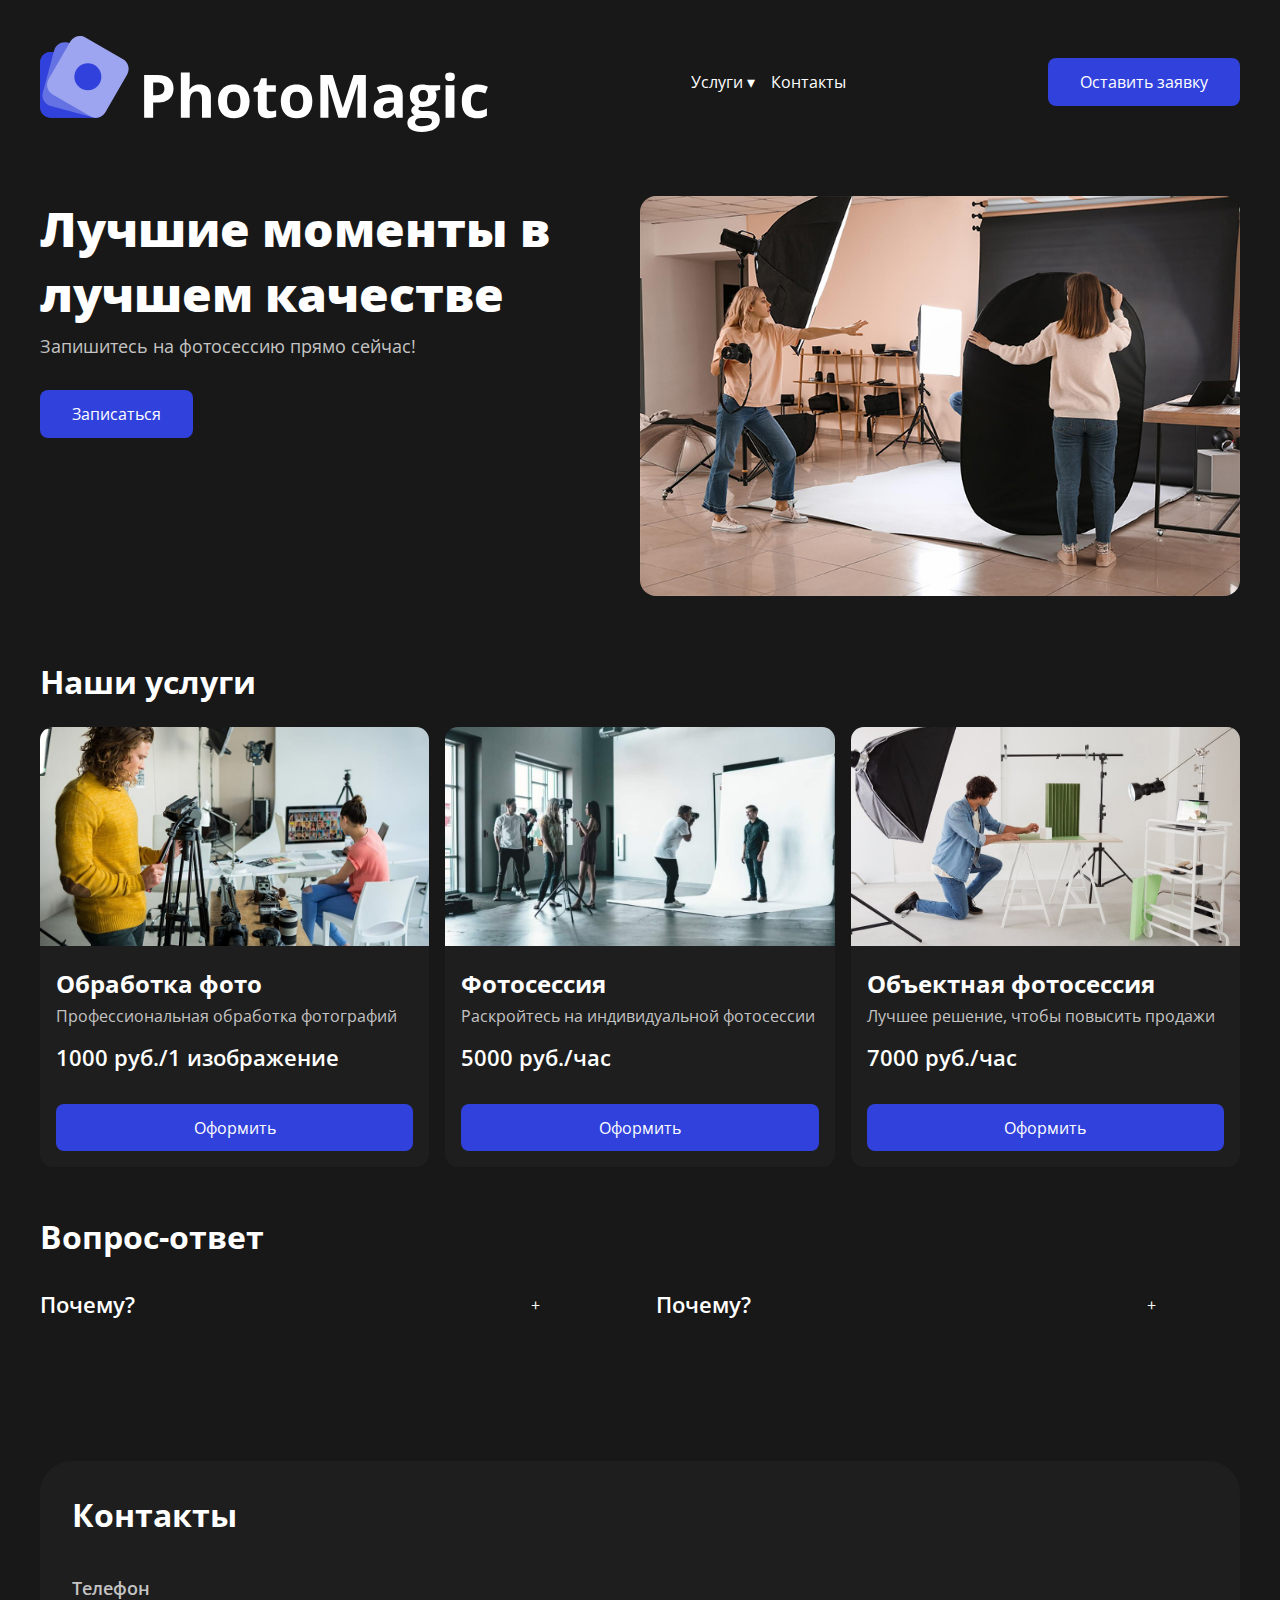
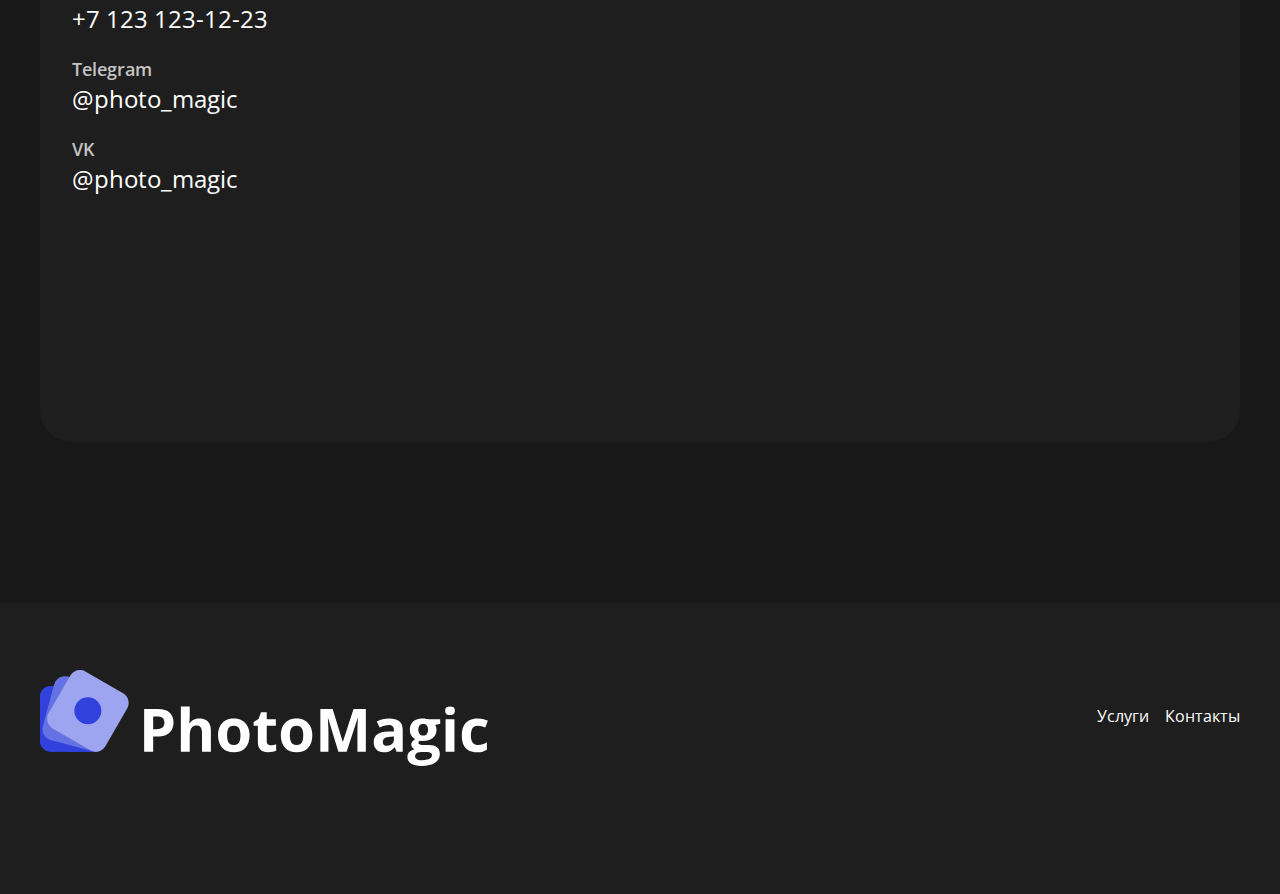
<file: 2dp__srez/index.html>
<!DOCTYPE html> 
<html lang="en"> 
<head> 
  <meta charset="UTF-8"> 
  <meta name="viewport" content="width=device-width, initial-scale=1.0"> 
  <link rel="stylesheet" href="./assets/css/style.css"> 
  <script src="./assets/js/main.js" defer></script> 
  <title>Srez</title> 
</head> 
<body> 
  <header> 
    <div class="container header__content"> 
      <img src="./assets/images/logotype/logotype.svg" alt="logotype" class="logotype"> 
      <nav> 
        <ul class="header_menu"> 
          <li> 
            <div class="link_expand"> 
              <ul class="link_expand__content"> 
                <li><a href="">Фотосессия</a></li> 
                <li><a href="">Обработка фото</a></li> 
                <li><a href="">Объектная фотосессия</a></li> 
              </ul> 
              <a href="">Услуги <span class="link_expand__arrow">&#x25BE;</span></a> 
            </div> 
          </li> 
          <li><a href="">Контакты</a></li> 
        </ul> 
      </nav> 
      <button onclick="openModal()">Оставить заявку</button> 
    </div> 
  </header> 
 
  <!-- Контент страницы --> 
  <section class="card"> 
    <div class="container card__content"> 
      <div class="card__text"> 
        <h1 class="card__headline">Лучшие моменты в лучшем качестве</h1> 
        <p class="card__description">Запишитесь на фотосессию прямо сейчас!</p> 
        <button onclick="openModal()">Записаться</button> 
      </div> 
      <img src="./assets/images/card/card-image.jpg" alt="card" class="card__image"> 
    </div> 
  </section> 

  <section class="services">
    <div class="container">
      <h2 class="headline">Наши услуги</h2>
      <div class="services__wrapper">
        <article class="service">
          <img class="service__cover" src="./assets/images/services/2.jpg" alt="card image">
          <div class="service__content">
            <p class="service__title">Обработка фото</p>
            <p class="service__description">Профессиональная обработка фотографий</p>
            <p class="service__price">1000 руб./1 изображение</p>
            <button class="service__button">
              Оформить
            </button>
          </div>
        </article>
        <article class="service">
          <img class="service__cover" src="./assets/images/services/1.jpeg" alt="card image">
          <div class="service__content">
            <p class="service__title">Фотосессия</p>
            <p class="service__description">Раскройтесь на индивидуальной фотосессии</p>
            <p class="service__price">5000 руб./час</p>
            <button class="service__button">
              Оформить
            </button>
          </div>
        </article>
        <article class="service">
          <img class="service__cover" src="./assets/images/services/3.jpg" alt="card image">
          <div class="service__content">
            <p class="service__title">Объектная фотосессия</p>
            <p class="service__description">Лучшее решение, чтобы повысить продажи</p>
            <p class="service__price">7000 руб./час</p>
            <button class="service__button">
              Оформить
            </button>
          </div>
        </article>
      </div>
    </div>
  </section>
 
  <section class="faq"> 
    <div class="container"> 
      <h2 class="headline">Вопрос-ответ</h2> 
      <div class="faq__container"> 
        <div class="accordion"> 
          <div class="accordion__trigger" onclick="toggleAccordion(this)"> 
            <p class="accordion__title">Почему?</p> 
            <p class="accordion__icon">&#43;</p> 
          </div> 
          <div class="accordion__content"> 
            <p>Потому что</p> 
          </div> 
        </div> 
        <div class="accordion"> 
          <div class="accordion__trigger" onclick="toggleAccordion(this)"> 
            <p class="accordion__title">Почему?</p> 
            <p class="accordion__icon">&#43;</p> 
          </div> 
          <div class="accordion__content"> 
            <p>Потому что</p> 
          </div> 
        </div> 
      </div> 
    </div> 
  </section> 
 
  <section class="contacts">
<div class="container contacts__content">
      <h2 class="headline">Контакты</h2>
      <div class="contacts__info_map">
        <ul class="contacts__wrapper">
          <li>
            <p class="contact__name">
              Телефон
            </p>
            <p class="contact__value">
              +7 123 123-12-23
            </p>
          </li>
          <li>
            <p class="contact__name">
              Telegram
            </p>
            <p class="contact__value">
              @photo_magic
            </p>
          </li>
          <li>
            <p class="contact__name">
              VK
            </p>
            <p class="contact__value">
              @photo_magic
            </p>
          </li>
        </ul>
        <iframe
          src="https://www.google.com/maps/embed?pb=!1m18!1m12!1m3!1d1121.2441865147005!2d49.17913835515897!3d55.80212146487734!2m3!1f0!2f0!3f0!3m2!1i1024!2i768!4f13.1!3m3!1m2!1s0x415eb281ef8e4d65%3A0x5b12cc06fe4a5dfe!2z0JrQsNC30LDQvdGB0LrQuNC5INGC0LXRhdC90LjQutGD0Lwg0LjQvdGE0L7RgNC80LDRhtC40L7QvdC90YvRhSDRgtC10YXQvdC-0LvQvtCz0LjQuSDQuCDRgdCy0Y_Qt9C4!5e0!3m2!1sru!2sru!4v1733303837402!5m2!1sru!2sru"
          class="contacts__map" style="border:0;" allowfullscreen="" loading="lazy"
          referrerpolicy="no-referrer-when-downgrade"></iframe>
      </div>
    </div>
  </section>

  
  <footer> 
    <div class="container footer__content"> 
      <img src="./assets/images/logotype/logotype.svg" alt="logotype" class="logotype"> 
      <nav> 
        <ul class="header_menu"> 
          <li><a href="">Услуги</a></li> 
          <li><a href="">Контакты</a></li> 
        </ul> 
      </nav> 
    </div> 
  </footer> 
 
  <!-- Модальное окно --> 
  <dialog id="make_request"> 
    <span class="close" onclick="closeModal()">X</span> 
    <h2 class="headline">Записаться на фотосессию</h2> 
    <form id="requestForm" class="make_request_form"> 
      <input type="email" name="email" placeholder="E-mail" required> 
      <button type="submit">Отправить заявку</button> 
    </form> 
  </dialog> 
</body> 
</html>
</file>
<file: 2dp__srez/assets/css/style.css>
@font-face {
  font-family: "OpenSans";
  src: url('../fonts/OpenSans-Variable.ttf');
}

* {
  margin: 0;
  padding: 0;
  box-sizing: border-box;
  text-decoration: none;
  font-family: "OpenSans";
  color: #ffffff;
}

a {
  transition: 0.5s ease-out;
}
a:hover {
  text-decoration: underline;
}

body {
  background: #181818;
}

button {
  font-size: 1rem;
  background: #3142dc;
  color: #fff;
  border: none;
  padding: 0.8rem 2rem;
  border-radius: 0.5rem;
  transition: 0.4s ease-out;
}

button:hover {
  background: #5d6ade;
  transition: 0.1s ease-out;
}

button:active {
  background: #858dd6;
}

.container {
  max-width: 1200px;
  width: 100%;
  margin: 0 auto;
}

header {
  padding: 2rem 0;
}

.header__content {
  display: flex;
  align-items: center;
  justify-content: space-between;
}

.logotype {
  height: 100px;
}

.header_menu {
  display: flex;
  align-items: center;
  gap: 1rem;
  list-style: none;
}

.link_expand {
  position: relative;
}

.link_expand__content {
  width: 250px;
  bottom: -125px;
  padding: 1rem;
  background: #292929;
  border-radius: 1rem;
  position: absolute;
  list-style: none;
  display: none;
  flex-direction: column;
}

.link_expand.open .link_expand__content {
  display: flex;
}

.link_expand__content li + li {
  margin-top: 0.5rem;
}

.card {
  padding-top: 2rem;
}

.card__headline {
  font-size: 3rem;
  font-weight: 800;
}

.card__description {
  font-size: 1.1rem;
  margin-top: 0.5rem;
  color: #c4c4c4;
}

.card__content {
  display: grid;
  grid-template-columns: 1fr 600px;
  column-gap: 3rem;
}

.card button {
  margin-top: 2rem;
}

.card__image {
  width: 100%;
  border-radius: 1rem;
}

.card__text {
  font-size: 1.2rem;
}

.headline {
  font-size: 2rem;
  margin-bottom: 1.5rem;
}

.services {
  padding-top: 4rem;
}

.services__wrapper {
  display: grid;
  grid-template-columns: repeat(3, 1fr);
  column-gap: 1rem;
}

.service {
  border-radius: 0.8rem;
  background: #1e1e1e;
  overflow: hidden;
}

.service__cover {
  width: 100%;
  aspect-ratio: 16/9;
  object-fit: cover;
}

.service__content {
  padding: 1rem;
}

.service__title {
  font-size: 1.5rem;
  font-weight: 700;
  margin-bottom: 0.3rem;
}

.service__description {
  font-size: 1rem;
  margin-bottom: 1rem;
  color: #c4c4c4;
}

.service__price {
  font-size: 1.35rem;
  font-weight: 600;
}

.service__button {
  width: 100%;
  margin-top: 2rem;
}

.contacts {
  padding-top: 5rem;
}

.contacts__content {
  background: #1e1e1e;
  padding: 2rem;
  border-radius: 2rem;
}

.contacts__info_map {
  display: grid;
  grid-template-columns: 1fr 800px;
}

.contacts__wrapper {
  display: flex;
  flex-direction: column;
  list-style: none;
  gap: 1.35rem;
  margin-top: 1rem;
}

.contacts__wrapper>li {
  display: flex;
  flex-direction: column;
  gap: 0.1rem;
}

.contact__name {
  font-weight: 600;
  font-size: 1.1rem;
  color: #c4c4c4;
}

.contact__value {
  font-size: 1.5rem;
}

.contacts__map {
  width: 100%;
  aspect-ratio: 16/9;
  border-radius: 1rem;
}

footer {
  margin-top: 10rem;
  padding-top: 4rem;
  padding-bottom: 8rem;
  background: #1e1e1e;
}

.footer__content {
  display: flex;
  align-items: center;
  justify-content: space-between;
}

dialog {
  top: 50%;
  left: 50%;
  -webkit-transform: translateX(-50%) translateY(-50%);
  -moz-transform: translateX(-50%) translateY(-50%);
  -ms-transform: translateX(-50%) translateY(-50%);
  transform: translateX(-50%) translateY(-50%);
  width: 500px;
  padding: 2rem;
  background: #181818;
  border: #5f5f5f;
  opacity: 0;
  transition: 1s ease-out;
  outline: none;
  border-radius: 2rem;
}

dialog[open] {
  opacity: 1;
}

dialog[open]::backdrop {
  background: #000000e8;
}

.make_request_form {
  display: flex;
  flex-direction: column;
}

input {
  border: 1px solid #292929;
  outline: none;
  padding: 0.5rem 0.85rem;
  border-radius: 0.25rem;
  background: none;
}

input:focus {
  border: 1px solid #383838e8
}

input+button {
  margin-top: 1rem;
}

.close {
  position: absolute;
  top: 2rem;
  right: 2rem;
  color: #c4c4c4;
  cursor: pointer;
}

.faq {
  padding-top: 3rem;
}

.faq__container {
  margin-top: 2rem;
  display: grid;
  grid-template-columns: repeat(2, 1fr);
  column-gap: 2rem;
  row-gap: 2rem;
}

.accordion {
  width: 100%;
  max-width: 500px;
}

.accordion__trigger {
  display: flex;
  align-items: center;
  justify-content: space-between;
  gap: 1rem;
}

.accordion__title {
  width: fit-content;
  font-size: 1.35rem;
  font-weight: 600;
}

.accordion__icon {
  width: fit-content;
}

.accordion.open .accordion__icon {
  transform: rotate(45deg);
}

.accordion__content {
  opacity: 0;
  margin-top: 40px;
}

.accordion.open .accordion__content {
  opacity: 1;
}
</file>
